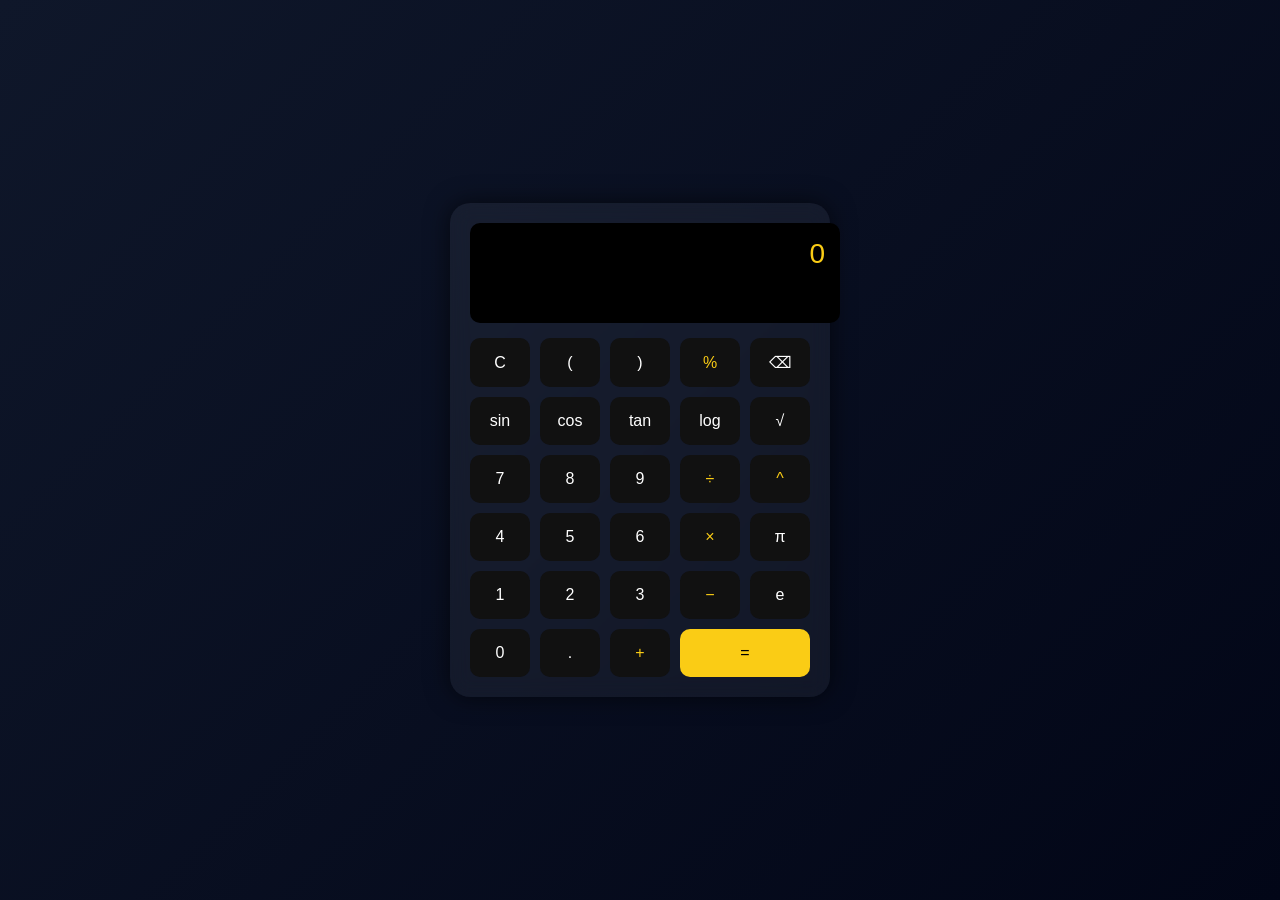
<file: cal/cal.html>
<!DOCTYPE html>
<html lang="en">
<head>
<meta charset="UTF-8">
<meta name="viewport" content="width=device-width, initial-scale=1.0">
<title>Tharuka Scientific Calculator</title>

<style>
body {
  margin: 0;
  height: 100vh;
  display: flex;
  justify-content: center;
  align-items: center;
  background: linear-gradient(135deg,#0f172a,#020617);
  font-family: 'Segoe UI', sans-serif;
  color: white;
}

.calculator {
  width: 340px;
  padding: 20px;
  border-radius: 20px;
  background: rgba(255,255,255,0.05);
  backdrop-filter: blur(10px);
  box-shadow: 0 0 25px rgba(0,0,0,0.6);
}

.display {
  width: 100%;
  height: 70px;
  background: #000;
  color: #facc15;
  font-size: 28px;
  text-align: right;
  padding: 15px;
  border-radius: 10px;
  margin-bottom: 15px;
  overflow-x: auto;
}

.buttons {
  display: grid;
  grid-template-columns: repeat(5,1fr);
  gap: 10px;
}

button {
  padding: 15px;
  border: none;
  border-radius: 10px;
  background: #111;
  color: white;
  font-size: 16px;
  cursor: pointer;
  transition: 0.2s;
}

button:hover {
  background: #facc15;
  color: black;
  transform: scale(1.05);
}

.equal {
  background: #facc15;
  color: black;
  grid-column: span 2;
}

.operator {
  color: #facc15;
}
</style>
</head>

<body>

<div class="calculator">
  <div id="display" class="display">0</div>

  <div class="buttons">
    <button onclick="clearDisplay()">C</button>
    <button onclick="append('(')">(</button>
    <button onclick="append(')')">)</button>
    <button onclick="append('%')" class="operator">%</button>
    <button onclick="backspace()">⌫</button>

    <button onclick="append('Math.sin(')">sin</button>
    <button onclick="append('Math.cos(')">cos</button>
    <button onclick="append('Math.tan(')">tan</button>
    <button onclick="append('Math.log10(')">log</button>
    <button onclick="append('Math.sqrt(')">√</button>

    <button onclick="append('7')">7</button>
    <button onclick="append('8')">8</button>
    <button onclick="append('9')">9</button>
    <button onclick="append('/')" class="operator">÷</button>
    <button onclick="append('**')" class="operator">^</button>

    <button onclick="append('4')">4</button>
    <button onclick="append('5')">5</button>
    <button onclick="append('6')">6</button>
    <button onclick="append('*')" class="operator">×</button>
    <button onclick="append('Math.PI')">π</button>

    <button onclick="append('1')">1</button>
    <button onclick="append('2')">2</button>
    <button onclick="append('3')">3</button>
    <button onclick="append('-')" class="operator">−</button>
    <button onclick="append('Math.E')">e</button>

    <button onclick="append('0')">0</button>
    <button onclick="append('.')">.</button>
    <button onclick="append('+')" class="operator">+</button>
    <button onclick="calculate()" class="equal">=</button>
  </div>
</div>

<script>
let display = document.getElementById("display");

function append(value) {
  if(display.innerText === "0") display.innerText = "";
  display.innerText += value;
}

function clearDisplay() {
  display.innerText = "0";
}

function backspace() {
  display.innerText = display.innerText.slice(0, -1);
  if(display.innerText === "") display.innerText = "0";
}

function calculate() {
  try {
    let result = eval(display.innerText);
    display.innerText = result;
  } catch {
    display.innerText = "Error";
  }
}

// Keyboard support
document.addEventListener("keydown", (e) => {
  if(!isNaN(e.key) || "+-*/().".includes(e.key)) {
    append(e.key);
  } else if(e.key === "Enter") {
    calculate();
  } else if(e.key === "Backspace") {
    backspace();
  }
});
</script>

</body>
</html>
</file>
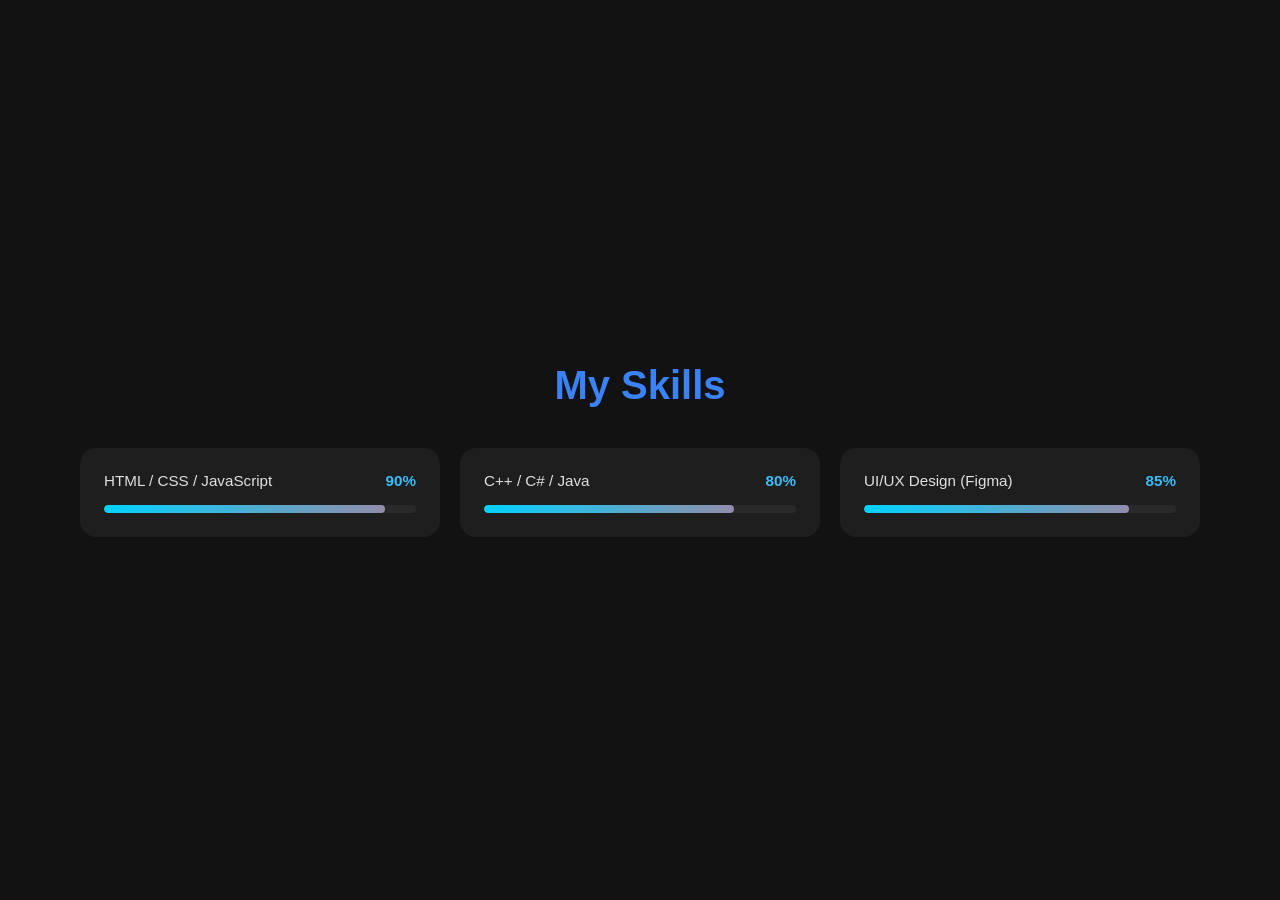
<file: day04/day4.html>
<!DOCTYPE html>
<html lang="en">
<head>
  <meta charset="UTF-8">
  <meta name="viewport" content="width=device-width, initial-scale=1.0">
  <title>My Skills</title>
  <style>
    * {
      box-sizing: border-box;
      margin: 0;
      padding: 0;
      font-family: 'Segoe UI', Tahoma, Geneva, Verdana, sans-serif;
    }

    body {
      background-color: #121212;
      color: #ffffff;
      display: flex;
      flex-direction: column;
      align-items: center;
      justify-content: center;
      min-height: 100vh;
      padding: 20px;
    }

    .title {
      font-size: 2.5rem;
      font-weight: 700;
      color: #3b82f6;
      margin-bottom: 40px;
      text-align: center;
    }

    .skills-container {
      display: flex;
      flex-wrap: wrap;
      gap: 20px;
      justify-content: center;
      max-width: 1200px;
      width: 100%;
    }

    .skill-card {
      background-color: #1e1e1e;
      border-radius: 16px;
      padding: 24px;
      flex: 1 1 300px;
      max-width: 360px;
      display: flex;
      flex-direction: column;
      gap: 16px;
    }

    .skill-header {
      display: flex;
      justify-content: space-between;
      align-items: center;
    }

    .skill-title {
      font-size: 0.95rem;
      font-weight: 500;
      color: #e0e0e0;
    }

    .skill-percent {
      font-size: 0.95rem;
      font-weight: 600;
      color: #38bdf8;
    }

    .progress-bar-bg {
      width: 100%;
      height: 8px;
      background-color: #2a2a2a;
      border-radius: 4px;
      overflow: hidden;
    }

    .progress-bar-fill {
      height: 100%;
      background: linear-gradient(90deg, #00d2ff 0%, #928dab 100%);
      border-radius: 4px;
      transition: width 0.4s ease-in-out;
    }
  </style>
</head>
<body>

  <h1 class="title">My Skills</h1>

  <div class="skills-container">
    
    <!-- Skill Card 1 -->
    <div class="skill-card">
      <div class="skill-header">
        <span class="skill-title">HTML / CSS / JavaScript</span>
        <span class="skill-percent">90%</span>
      </div>
      <div class="progress-bar-bg">
        <div class="progress-bar-fill" style="width: 90%;"></div>
      </div>
    </div>

    <!-- Skill Card 2 -->
    <div class="skill-card">
      <div class="skill-header">
        <span class="skill-title">C++ / C# / Java</span>
        <span class="skill-percent">80%</span>
      </div>
      <div class="progress-bar-bg">
        <div class="progress-bar-fill" style="width: 80%;"></div>
      </div>
    </div>

    <!-- Skill Card 3 -->
    <div class="skill-card">
      <div class="skill-header">
        <span class="skill-title">UI/UX Design (Figma)</span>
        <span class="skill-percent">85%</span>
      </div>
      <div class="progress-bar-bg">
        <div class="progress-bar-fill" style="width: 85%;"></div>
      </div>
    </div>

  </div>

</body>
</html>
</file>
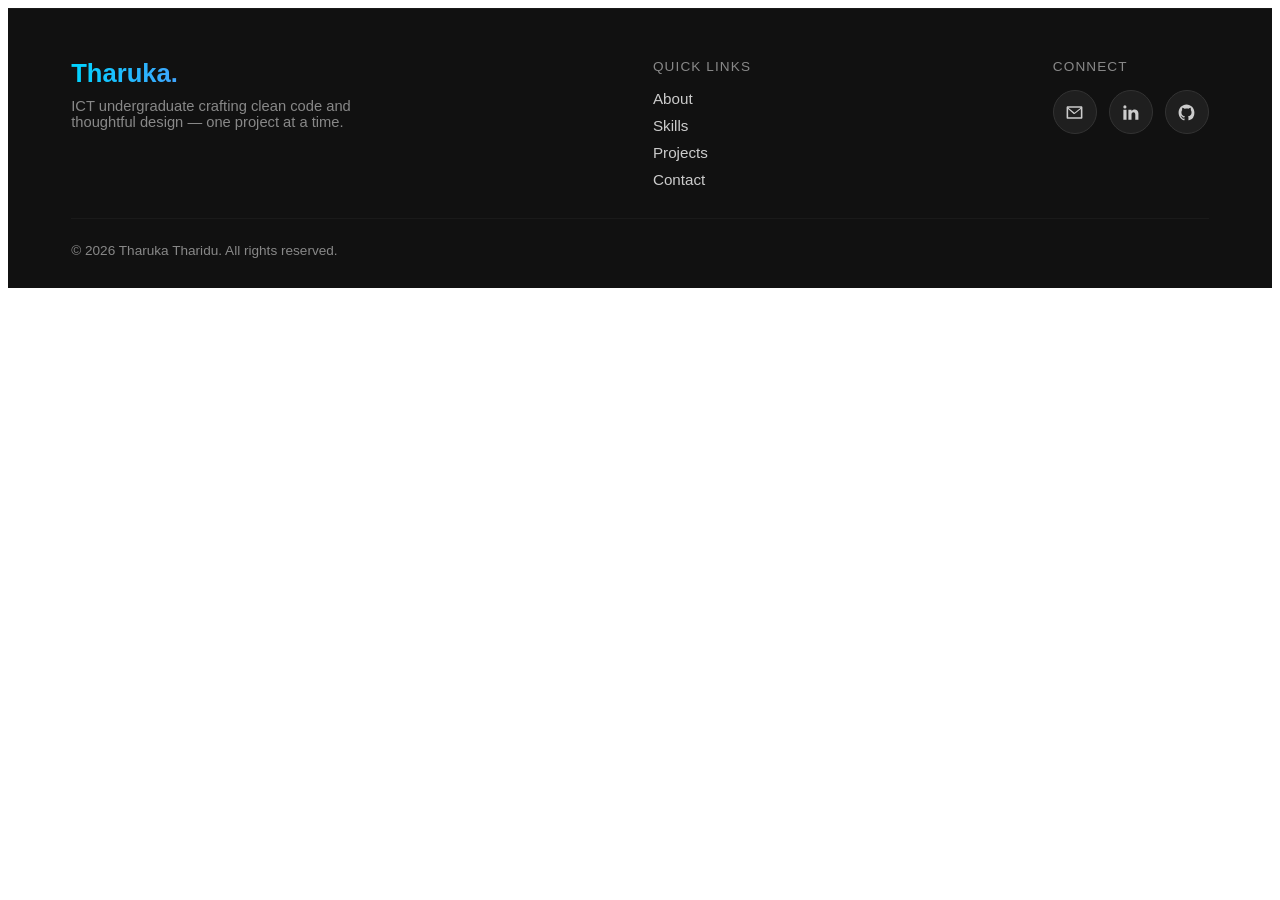
<file: day09/footer-section.html>
<!DOCTYPE html>
<html lang="en">
<head>
  <meta charset="UTF-8">
  <meta name="viewport" content="width=device-width, initial-scale=1.0">
  <title>Document</title>

  <!-- 1. Link the CSS file in the <head> -->
  <link rel="stylesheet" href="footer-section.css">
</head>
<body>

  <!-- Your main page content goes here -->


  <!-- 2. Footer Section HTML -->
  <footer>
    <div class="footer-top">
      <div class="footer-brand">
        <div class="logo">Tharuka.</div>
        <p>ICT undergraduate crafting clean code and thoughtful design — one project at a time.</p>
      </div>

      <div class="footer-links">
        <span>Quick Links</span>
        <a href="#about">About</a>
        <a href="#skills">Skills</a>
        <a href="#projects">Projects</a>
        <a href="#contact">Contact</a>
      </div>

      <div class="footer-links">
        <span>Connect</span>
        <div class="footer-social">
          <a href="mailto:tharukatharidu7460@gmail.com" aria-label="Email" title="Email">
            <svg viewBox="0 0 24 24" xmlns="http://www.w3.org/2000/svg"><path d="M2 5.5C2 4.67 2.67 4 3.5 4h17c.83 0 1.5.67 1.5 1.5v13c0 .83-.67 1.5-1.5 1.5h-17A1.5 1.5 0 0 1 2 18.5v-13Zm2.2.5 7.8 6.2L19.8 6H4.2Zm15.8 1.68-7.51 5.97a1.5 1.5 0 0 1-1.87 0L4 7.68V18h16V7.68Z"/></svg>
          </a>
          <a href="https://www.linkedin.com/in/tharuka" target="_blank" rel="noopener" aria-label="LinkedIn" title="LinkedIn">
            <svg viewBox="0 0 24 24" xmlns="http://www.w3.org/2000/svg"><path d="M6.94 5a2 2 0 1 1-4-.002 2 2 0 0 1 4 .002ZM7 8.48H3V21h4V8.48Zm6.32 0H9.34V21h3.94v-6.57c0-3.66 4.77-3.96 4.77 0V21H22v-7.93c0-6.17-7.06-5.94-8.68-2.91V8.48Z"/></svg>
          </a>
          <a href="https://github.com/tharuka" target="_blank" rel="noopener" aria-label="GitHub" title="GitHub">
            <svg viewBox="0 0 24 24" xmlns="http://www.w3.org/2000/svg"><path d="M12 2C6.48 2 2 6.58 2 12.2c0 4.5 2.87 8.32 6.84 9.67.5.1.68-.22.68-.49 0-.24-.01-.87-.01-1.7-2.78.62-3.37-1.37-3.37-1.37-.46-1.2-1.11-1.52-1.11-1.52-.9-.63.07-.62.07-.62 1 .07 1.53 1.05 1.53 1.05.9 1.56 2.34 1.11 2.91.85.09-.66.35-1.11.64-1.37-2.22-.26-4.56-1.14-4.56-5.05 0-1.11.39-2.03 1.03-2.74-.1-.26-.45-1.31.1-2.73 0 0 .84-.28 2.75 1.05a9.3 9.3 0 0 1 2.5-.35c.85 0 1.71.12 2.5.35 1.9-1.33 2.74-1.05 2.74-1.05.55 1.42.2 2.47.1 2.73.65.71 1.03 1.63 1.03 2.74 0 3.92-2.34 4.78-4.57 5.04.36.32.68.94.68 1.9 0 1.37-.01 2.47-.01 2.81 0 .27.18.6.69.49A9.98 9.98 0 0 0 22 12.2C22 6.58 17.52 2 12 2Z"/></svg>
          </a>
        </div>
      </div>
    </div>

    <div class="footer-bottom">
      <span>&copy; <span id="footer-year"></span> Tharuka Tharidu. All rights reserved.</span>
    </div>
  </footer>

  <button id="back-to-top" aria-label="Back to top" title="Back to top">↑</button>

  <!-- 3. Link the JS file right before the closing </body> tag -->
  <script src="footer-section.js"></script>
</body>
</html>
</file>
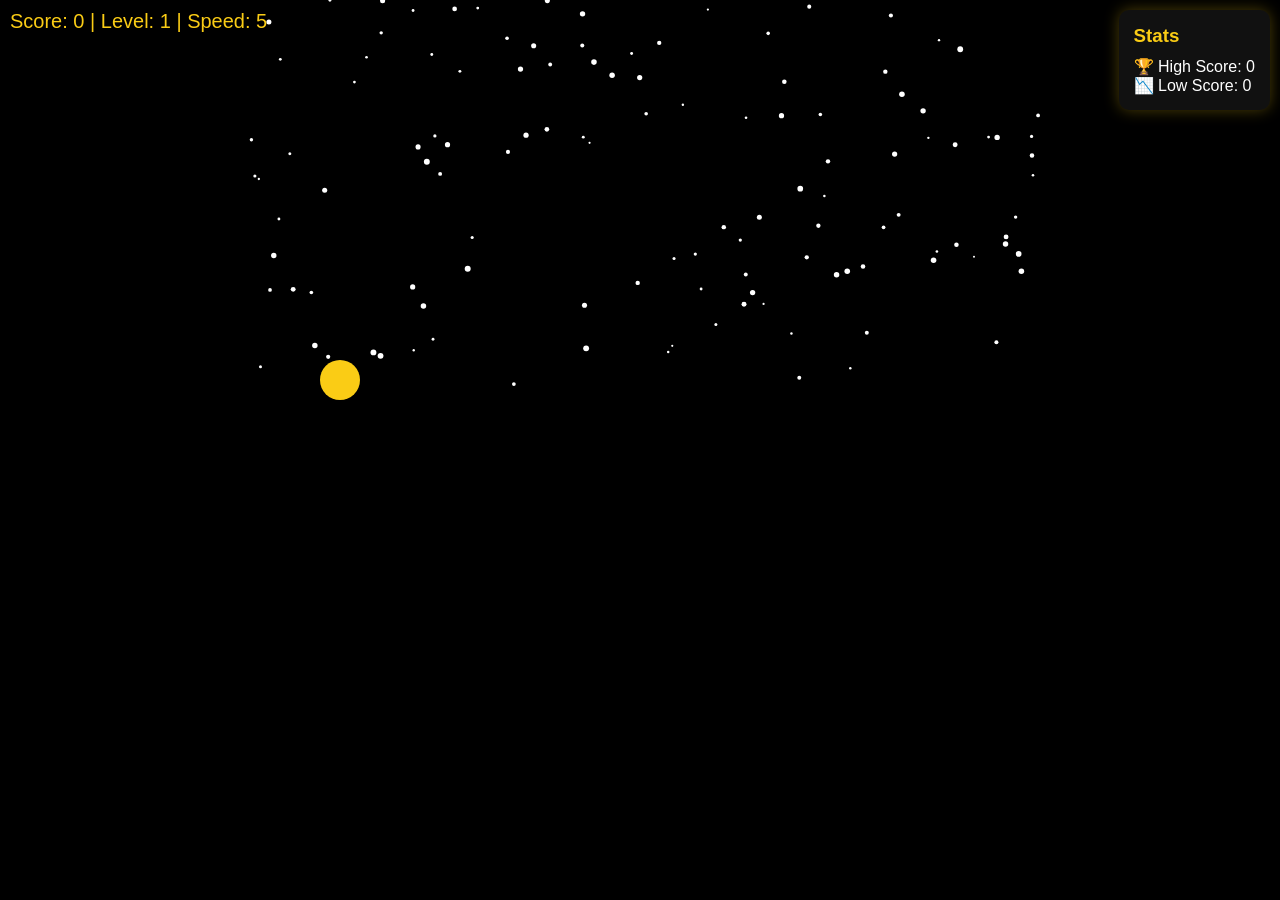
<file: game2/game2.html>
<!DOCTYPE html>
<html lang="en">
<head>
<meta charset="UTF-8">
<meta name="viewport" content="width=device-width, initial-scale=1.0">
<title>Tharuka Runner Game</title>

<style>
* {margin:0; padding:0; box-sizing:border-box; font-family:sans-serif;}
body {background:#000; color:white; overflow:hidden;}

/* GAME UI */
#scoreboard {
  position:absolute;
  top:10px;
  left:10px;
  font-size:20px;
  color:#facc15;
}

#sidePanel {
  position:absolute;
  right:10px;
  top:10px;
  background:#111;
  padding:15px;
  border-radius:10px;
  box-shadow:0 0 15px rgba(250,204,21,0.3);
}

#sidePanel h3 {
  margin-bottom:10px;
  color:#facc15;
}

#gameover {
  position:absolute;
  top:50%;
  left:50%;
  transform:translate(-50%,-50%);
  font-size:32px;
  text-align:center;
  display:none;
  color:#ff4444;
}
#gameover span {
  display:block;
  margin-top:20px;
  font-size:18px;
  color:#fff;
}

canvas {
  display:block;
  margin:0 auto;
}
</style>

</head>
<body>

<div id="scoreboard">Score: 0 | Level: 1 | Speed: 5</div>

<div id="sidePanel">
  <h3>Stats</h3>
  <p>🏆 High Score: <span id="highScore">0</span></p>
  <p>📉 Low Score: <span id="lowScore">0</span></p>
</div>

<div id="gameover">
  Game Over!
  <span>Press Enter to Restart</span>
</div>

<canvas id="gameCanvas" width="800" height="400"></canvas>

<script>
const canvas = document.getElementById('gameCanvas');
const ctx = canvas.getContext('2d');

/* LOAD SAVED SCORES */
let highScore = localStorage.getItem("highScore") || 0;
let lowScore = localStorage.getItem("lowScore") || 0;

document.getElementById('highScore').innerText = highScore;
document.getElementById('lowScore').innerText = lowScore;

/* GAME VARIABLES */
let ball = {x:100, y:300, radius:20, dy:0, onGround:true};
let gravity = 0.6;
let jumpPower = -12;
let keys = {};
let obstacles = [];
let obstacleTimer = 0;
let obstacleInterval = 1500;

let score = 0;
let level = 1;
let speed = 5;
let gameOver = false;

/* STAR BACKGROUND */
const stars = [];
for(let i=0;i<120;i++){
    stars.push({
        x:Math.random()*canvas.width,
        y:Math.random()*canvas.height,
        r:Math.random()*2+1,
        dx:Math.random()*1+0.5
    });
}

/* CONTROLS */
document.addEventListener('keydown', e => keys[e.code] = true);
document.addEventListener('keyup', e => keys[e.code] = false);

document.addEventListener('keydown', e => {
  if(e.code === 'Enter' && gameOver) restartGame();
});

/* RESTART */
function restartGame(){
    updateScores();

    ball = {x:100, y:300, radius:20, dy:0, onGround:true};
    obstacles = [];
    score = 0;
    level = 1;
    speed = 5;
    gameOver = false;

    document.getElementById('gameover').style.display = 'none';
    animate();
}

/* UPDATE HIGH/LOW SCORE */
function updateScores(){
    if(score > highScore){
        highScore = score;
        localStorage.setItem("highScore", highScore);
    }

    if(lowScore == 0 || score < lowScore){
        lowScore = score;
        localStorage.setItem("lowScore", lowScore);
    }

    document.getElementById('highScore').innerText = highScore;
    document.getElementById('lowScore').innerText = lowScore;
}

/* OBSTACLE */
class Obstacle {
    constructor(){
        this.width = 30 + Math.random()*30;
        this.height = 30 + Math.random()*60;
        this.x = canvas.width;
        this.y = canvas.height - this.height;
    }
    update(){
        this.x -= speed;
        ctx.fillStyle = '#ff4444';
        ctx.fillRect(this.x, this.y, this.width, this.height);
    }
}

/* BALL */
function drawBall(){
    ctx.beginPath();
    ctx.arc(ball.x, ball.y, ball.radius, 0, Math.PI*2);
    ctx.fillStyle = '#facc15';
    ctx.fill();
}

function updateBall(){
    if(keys['ArrowUp'] && ball.onGround){
        ball.dy = jumpPower;
        ball.onGround = false;
    }

    if(keys['ArrowLeft'] && ball.x > ball.radius) ball.x -= speed;
    if(keys['ArrowRight'] && ball.x < canvas.width - ball.radius) ball.x += speed;

    ball.dy += gravity;
    ball.y += ball.dy;

    if(ball.y + ball.radius >= canvas.height){
        ball.y = canvas.height - ball.radius;
        ball.dy = 0;
        ball.onGround = true;
    }

    drawBall();
}

/* COLLISION */
function checkCollision(ob){
    let closestX = Math.max(ob.x, Math.min(ball.x, ob.x + ob.width));
    let closestY = Math.max(ob.y, Math.min(ball.y, ob.y + ob.height));
    let dx = ball.x - closestX;
    let dy = ball.y - closestY;
    return (dx*dx + dy*dy) < ball.radius*ball.radius;
}

/* LEVEL SYSTEM */
function updateLevel(){
    let newLevel = Math.floor(score / 50) + 1;
    if(newLevel > level){
        level = newLevel;
        speed += 1;
    }
}

/* BACKGROUND ANIMATION */
function drawBackground(){
    ctx.fillStyle = "#000";
    ctx.fillRect(0,0,canvas.width,canvas.height);

    ctx.fillStyle = "#fff";
    stars.forEach(s=>{
        ctx.beginPath();
        ctx.arc(s.x, s.y, s.r, 0, Math.PI*2);
        ctx.fill();

        s.x -= s.dx;
        if(s.x < 0) s.x = canvas.width;
    });
}

/* SCORE UI */
function drawScore(){
    document.getElementById('scoreboard').innerText =
      `Score: ${score} | Level: ${level} | Speed: ${speed}`;
}

/* GAME LOOP */
function animate(){
    if(gameOver) return;

    drawBackground();
    updateBall();

    obstacleTimer += 16;
    if(obstacleTimer > obstacleInterval){
        obstacles.push(new Obstacle());
        obstacleTimer = 0;
    }

    obstacles.forEach((ob, index)=>{
        ob.update();

        if(checkCollision(ob)){
            gameOver = true;
            updateScores();
            document.getElementById('gameover').style.display = 'block';
        }

        if(ob.x + ob.width < 0){
            obstacles.splice(index,1);
            score += 10;
            updateLevel();
        }
    });

    drawScore();
    requestAnimationFrame(animate);
}

/* START */
animate();
</script>

</body>
</html>
</file>
<file: day09/footer-section.css>
/* ============================================
   FOOTER SECTION — CSS
   Requires the theme variables below. If you're
   dropping this into a page that already defines
   --primary, --text-faint, --border-soft etc. in
   :root, you can delete this :root block.
   ============================================ */
:root {
  --primary: #00d4ff;
  --accent: #a855f7;
  --bg: #0a0a0a;
  --bg-alt: #111111;
  --card-bg: #1f1f1f;
  --text: #ffffff;
  --text-muted: #cccccc;
  --text-faint: #888888;
  --border: #333333;
  --border-soft: #1a1a1a;
}
[data-theme="light"] {
  --primary: #00d4ff;
  --accent: #a855f7;
  --bg: #f7f7fb;
  --bg-alt: #eef0f6;
  --card-bg: #ffffff;
  --text: #14141a;
  --text-muted: #45454f;
  --text-faint: #6b6b78;
  --border: #dcdce6;
  --border-soft: #e5e5ef;
}

/* ===== Footer ===== */
footer {
  background: var(--bg-alt);
  border-top: 1px solid var(--border-soft);
  padding: 50px 5% 30px;
  font-family: 'Inter', sans-serif;
}
.footer-top {
  max-width: 1200px;
  margin: 0 auto;
  display: flex;
  flex-wrap: wrap;
  justify-content: space-between;
  align-items: flex-start;
  gap: 30px;
  padding-bottom: 30px;
}

.logo {
  font-size: 1.6rem;
  font-weight: 700;
  font-family: 'Space Grotesk', sans-serif;
  background: linear-gradient(90deg, var(--primary), var(--accent));
  -webkit-background-clip: text;
  -webkit-text-fill-color: transparent;
}
.footer-brand p {
  color: var(--text-faint);
  font-size: 0.92rem;
  margin-top: 10px;
  max-width: 280px;
}

.footer-links { display: flex; flex-direction: column; gap: 10px; }
.footer-links span {
  color: var(--text-faint);
  font-size: 0.85rem;
  text-transform: uppercase;
  letter-spacing: 0.08em;
  margin-bottom: 6px;
}
.footer-links a {
  color: var(--text-muted);
  text-decoration: none;
  font-size: 0.95rem;
  transition: 0.3s;
}
.footer-links a:hover { color: var(--primary); }

.footer-social { display: flex; gap: 12px; }
.footer-social a {
  width: 42px;
  height: 42px;
  display: flex;
  align-items: center;
  justify-content: center;
  border-radius: 50%;
  background: var(--card-bg);
  border: 1px solid var(--border);
  color: var(--text-muted);
  text-decoration: none;
  transition: 0.3s;
}
.footer-social a svg { width: 19px; height: 19px; fill: currentColor; transition: 0.3s; }
.footer-social a:hover {
  border-color: var(--primary);
  color: var(--primary);
  transform: translateY(-3px);
  box-shadow: 0 6px 18px rgba(0, 212, 255, 0.25);
}

.footer-bottom {
  max-width: 1200px;
  margin: 0 auto;
  padding-top: 24px;
  border-top: 1px solid var(--border-soft);
  display: flex;
  flex-wrap: wrap;
  justify-content: space-between;
  gap: 10px;
  color: var(--text-faint);
  font-size: 0.85rem;
}
.footer-bottom a { color: var(--text-faint); text-decoration: none; }
.footer-bottom a:hover { color: var(--primary); }

@media (max-width: 600px) {
  .footer-top { flex-direction: column; }
  .footer-bottom { flex-direction: column; text-align: center; }
}

/* ===== Back to top button ===== */
#back-to-top {
  position: fixed;
  bottom: 30px;
  left: 30px;
  width: 52px;
  height: 52px;
  border-radius: 50%;
  border: 1px solid var(--border);
  background: var(--card-bg);
  color: var(--primary);
  font-size: 22px;
  cursor: pointer;
  z-index: 1500;
  display: flex;
  align-items: center;
  justify-content: center;
  opacity: 0;
  visibility: hidden;
  transform: translateY(16px) scale(0.8);
  transition: opacity 0.3s ease, transform 0.3s ease, visibility 0.3s, border-color 0.3s;
  box-shadow: 0 10px 30px rgba(0,0,0,0.25);
}
#back-to-top.show {
  opacity: 1;
  visibility: visible;
  transform: translateY(0) scale(1);
}
#back-to-top:hover {
  border-color: var(--primary);
  transform: translateY(-4px) scale(1.05);
}

@media (max-width: 600px) {
  #back-to-top { left: 20px; bottom: 20px; width: 46px; height: 46px; }
}
</file>
